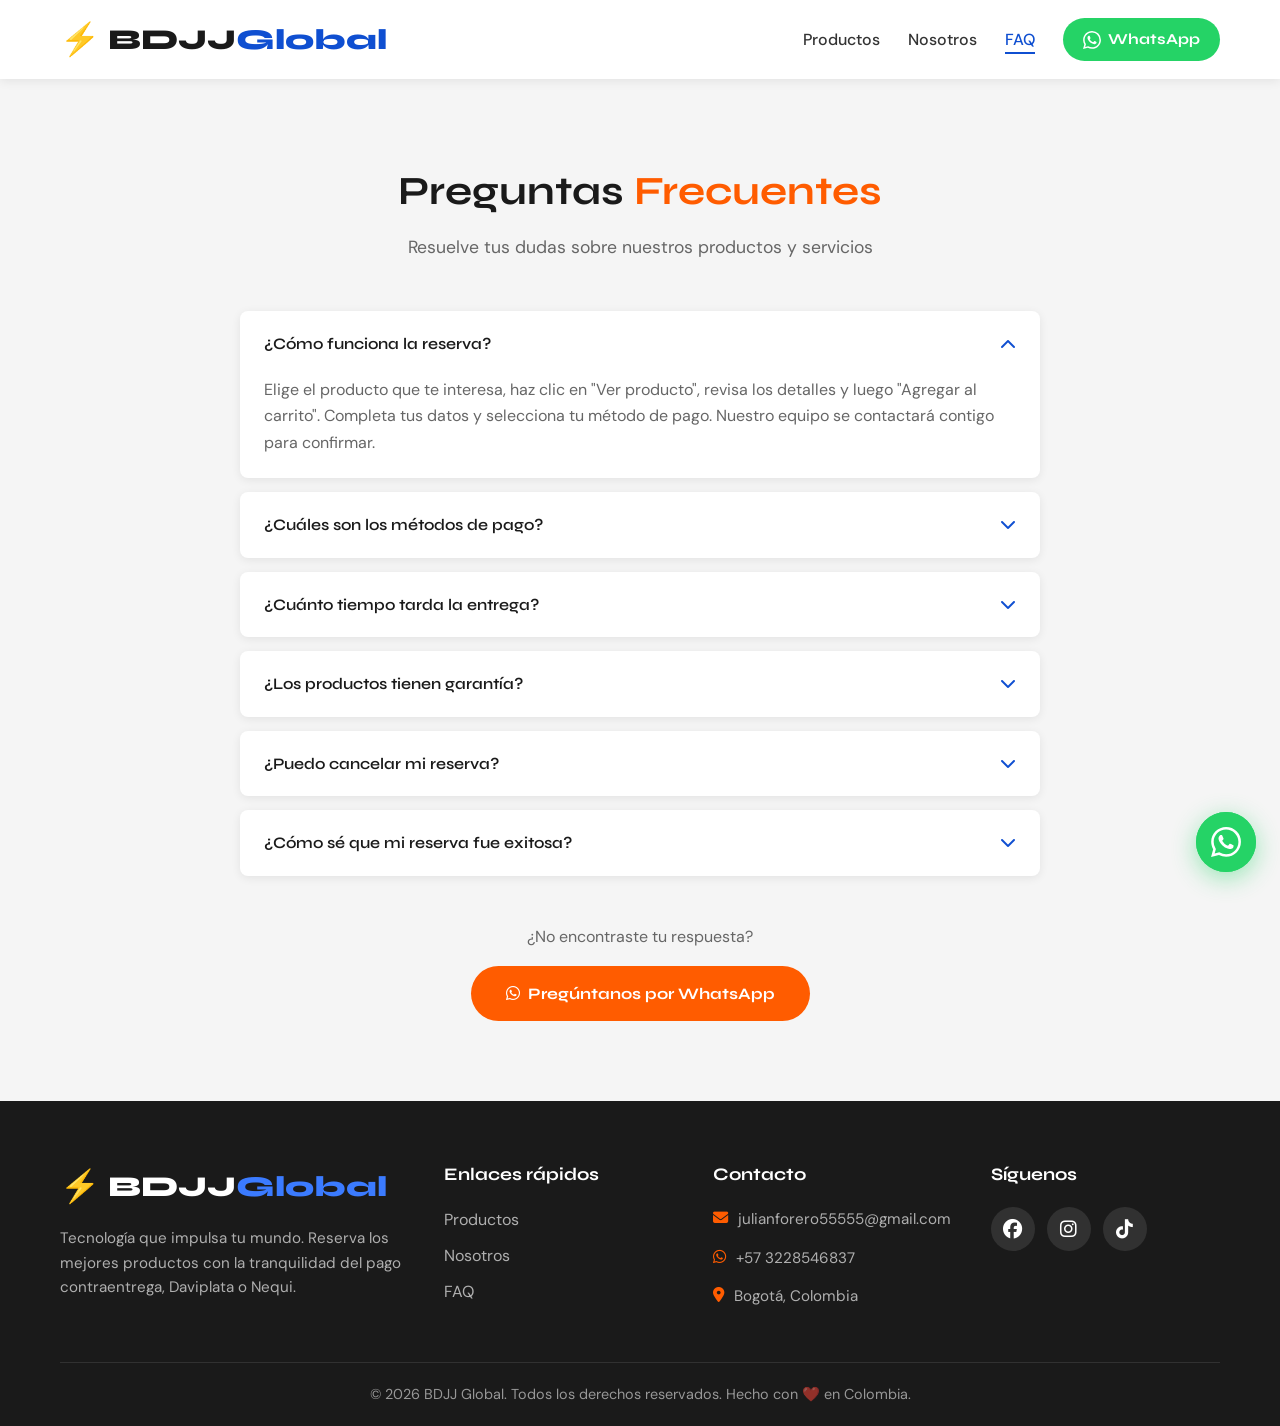
<file: faq.html>
<!DOCTYPE html>
<html lang="es">
<head>
    <meta charset="UTF-8">
    <meta name="viewport" content="width=device-width, initial-scale=1.0">
    <title>Preguntas Frecuentes – BDJJ Global</title>
    <link rel="preconnect" href="https://fonts.googleapis.com">
    <link rel="preconnect" href="https://fonts.gstatic.com" crossorigin>
    <link href="https://fonts.googleapis.com/css2?family=DM+Sans:opsz,wght@9..40,400;500;700&family=Syne:wght@400;500;600;700;800&display=swap" rel="stylesheet">
    <link rel="stylesheet" href="https://cdnjs.cloudflare.com/ajax/libs/font-awesome/6.4.0/css/all.min.css">
    <link rel="stylesheet" href="css/styles.css">
    <link rel="stylesheet" href="css/faq.css">
</head>
<body>

    <div id="navbar-root"></div>

    <section class="faq" id="faq" style="padding-top: 80px;">
        <div class="container">
            <div class="section-header">
                <h2 class="section-title">Preguntas <span class="text-highlight">Frecuentes</span></h2>
                <p class="section-subtitle">Resuelve tus dudas sobre nuestros productos y servicios</p>
            </div>
            <div class="faq-container" id="faqContainer"></div>
            <div style="text-align:center; margin-top: 48px;">
                <p style="color: var(--gris-medio); margin-bottom: 16px;">¿No encontraste tu respuesta?</p>
                <a href="#" class="btn-primary" id="whatsappFaqBtn" target="_blank" rel="noopener noreferrer">
                    <i class="fab fa-whatsapp"></i> Pregúntanos por WhatsApp
                </a>
            </div>
        </div>
    </section>

    <div id="footer-root"></div>
    <div id="whatsapp-root"></div>

    <script src="js/config.js"></script>
    <script src="js/utils.js"></script>
    <script src="js/faq.js"></script>
    <script src="js/app.js"></script>
</body>
</html>
</file>
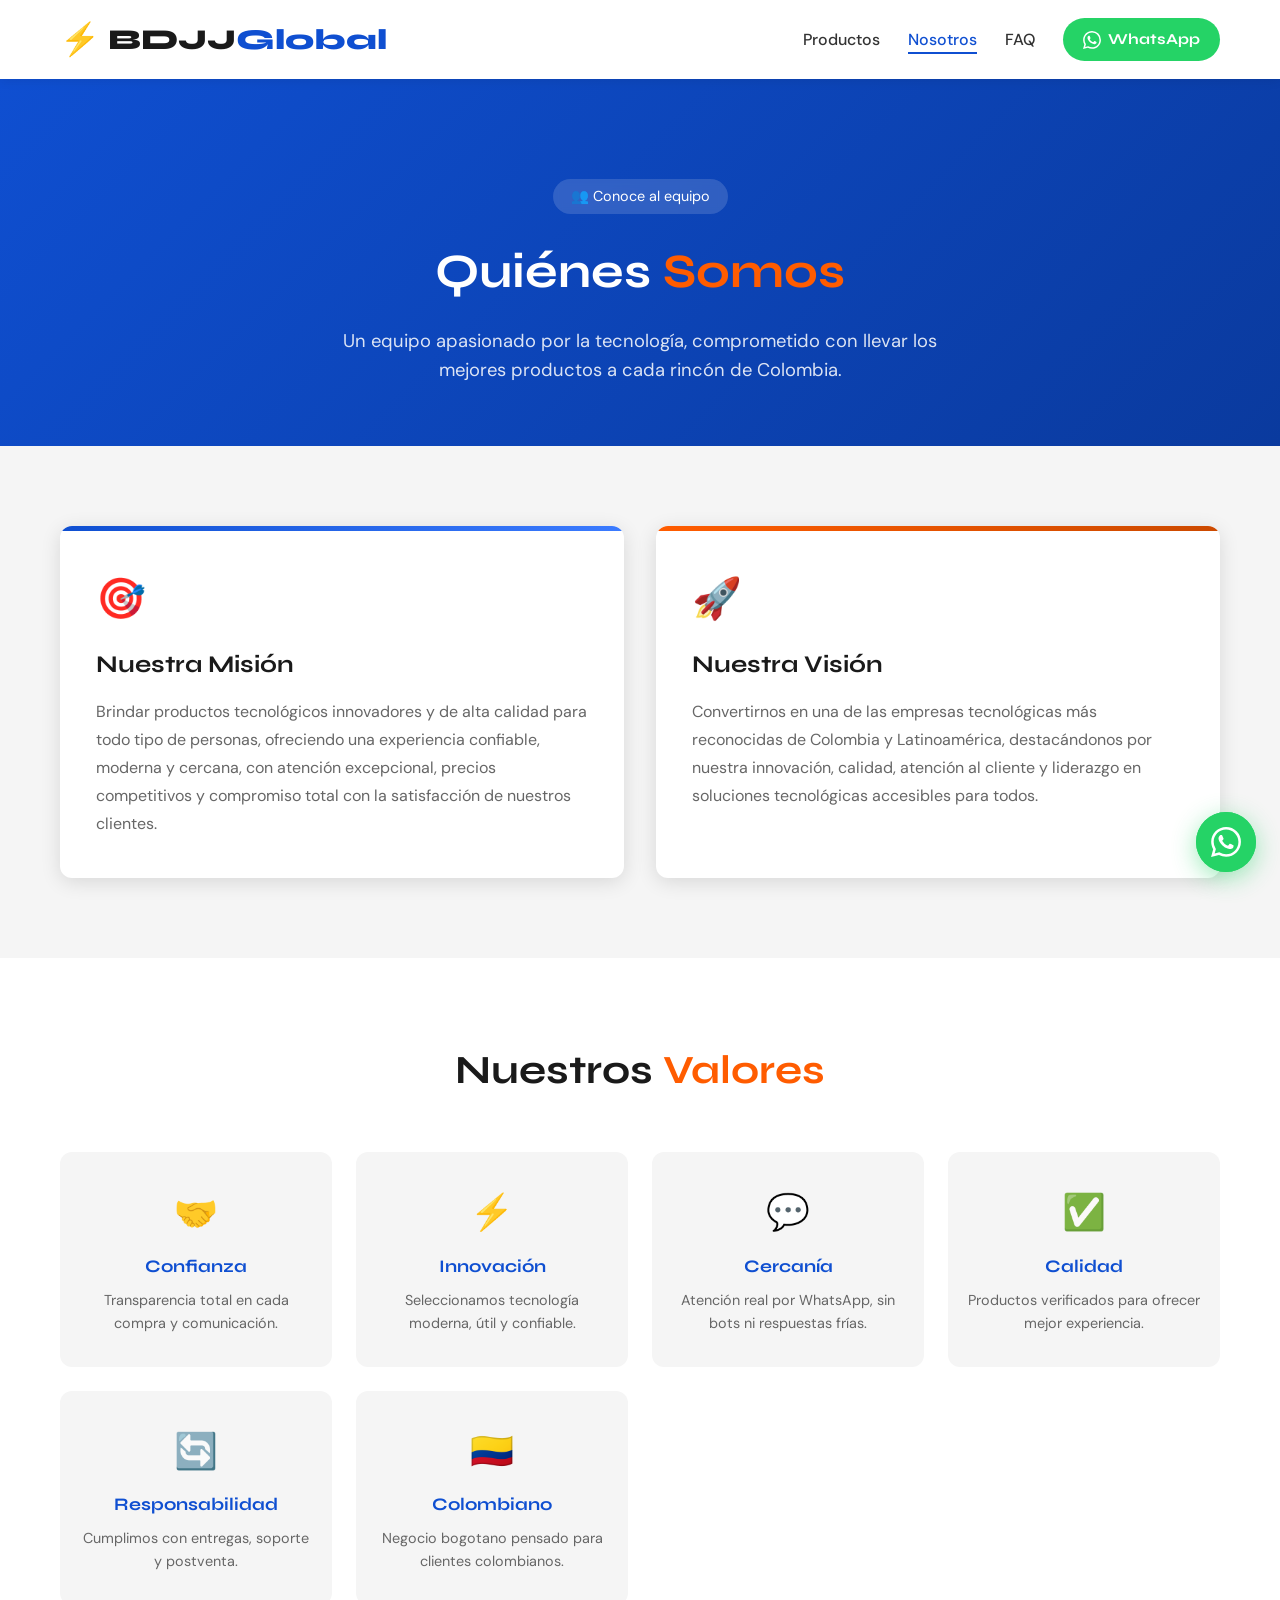
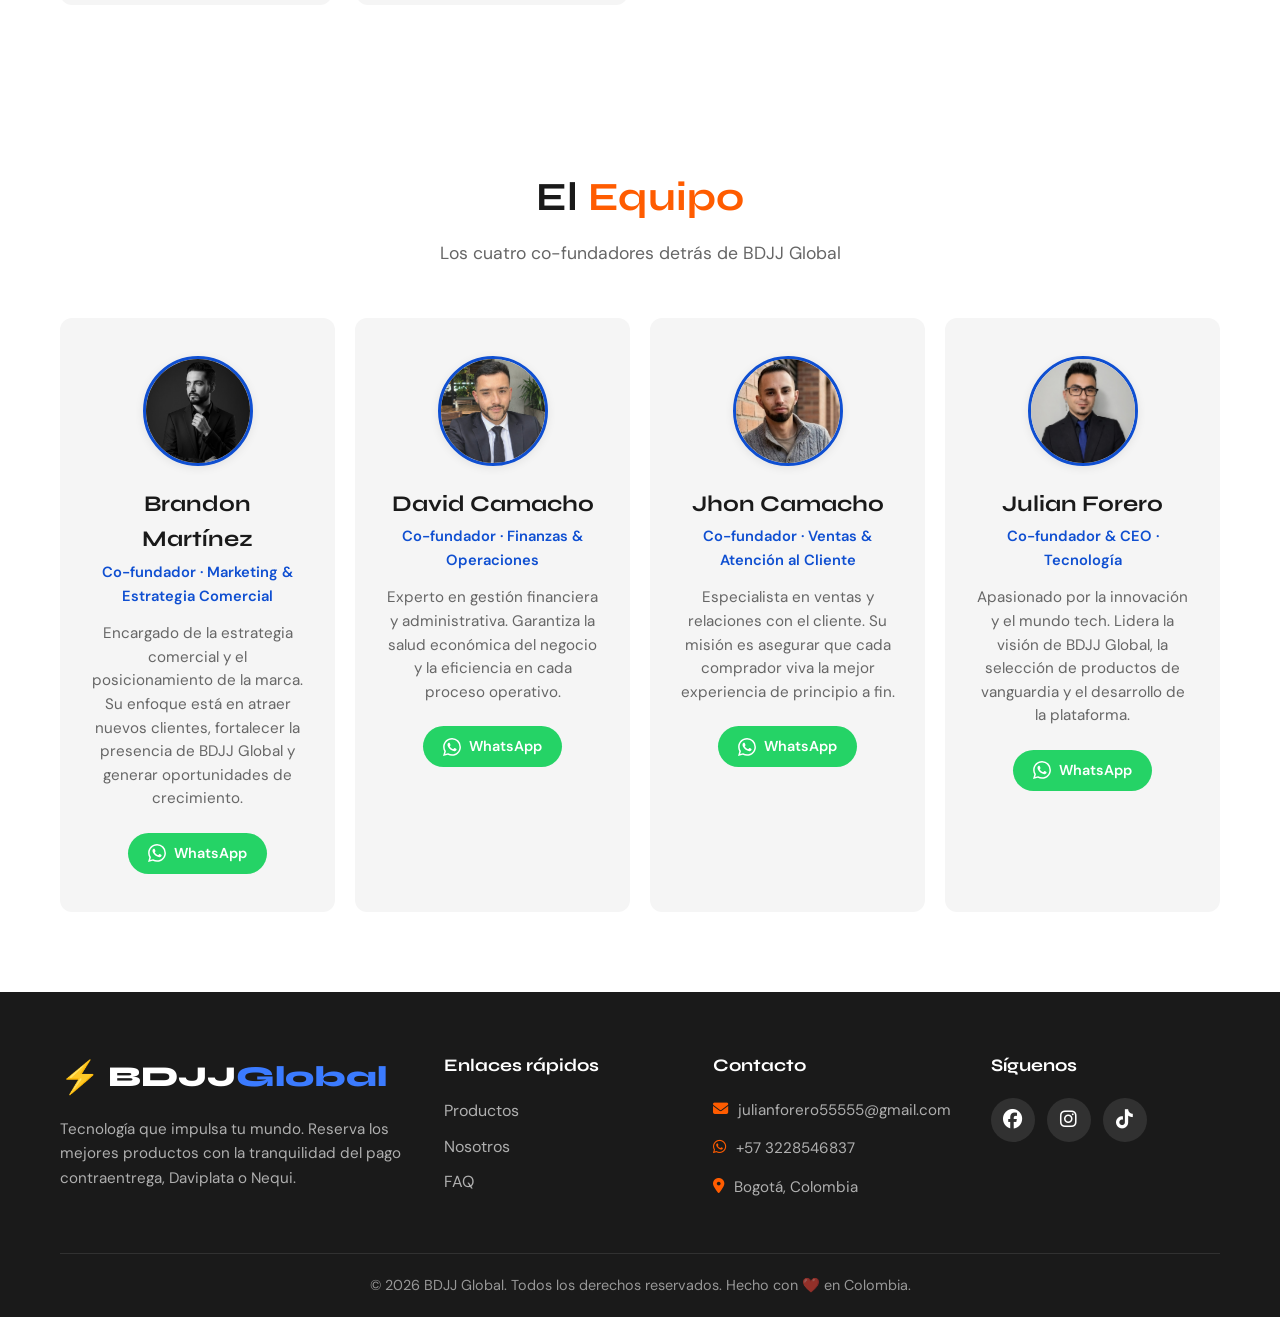
<file: nosotros.html>
<!DOCTYPE html>
<html lang="es">
<head>
    <meta charset="UTF-8">
    <meta name="viewport" content="width=device-width, initial-scale=1.0">
    <title>Nosotros – BDJJ Global</title>
    <link rel="preconnect" href="https://fonts.googleapis.com">
    <link rel="preconnect" href="https://fonts.gstatic.com" crossorigin>
    <link href="https://fonts.googleapis.com/css2?family=DM+Sans:opsz,wght@9..40,400;500;700&family=Syne:wght@400;500;600;700;800&display=swap" rel="stylesheet">
    <link rel="stylesheet" href="https://cdnjs.cloudflare.com/ajax/libs/font-awesome/6.4.0/css/all.min.css">
    <link rel="stylesheet" href="css/styles.css">
    <link rel="stylesheet" href="css/nosotros.css">
</head>
<body>

    <div id="navbar-root"></div>

    <section class="about-hero">
        <div class="container">
            <span class="hero-badge">👥 Conoce al equipo</span>
            <h1 class="about-hero__title">Quiénes <span class="text-highlight">Somos</span></h1>
            <p class="about-hero__subtitle">Un equipo apasionado por la tecnología, comprometido con llevar los mejores productos a cada rincón de Colombia.</p>
        </div>
    </section>

    <section class="mision-vision">
        <div class="container">
            <div class="mv-grid">
                <div class="mv-card mv-card--mision">
                    <div class="mv-card__icon">🎯</div>
                    <h2 class="mv-card__title">Nuestra Misión</h2>
                    <p class="mv-card__text">Brindar productos tecnológicos innovadores y de alta calidad para todo tipo de personas, ofreciendo una experiencia confiable, moderna y cercana, con atención excepcional, precios competitivos y compromiso total con la satisfacción de nuestros clientes.</p>
                </div>
                <div class="mv-card mv-card--vision">
                    <div class="mv-card__icon">🚀</div>
                    <h2 class="mv-card__title">Nuestra Visión</h2>
                    <p class="mv-card__text">Convertirnos en una de las empresas tecnológicas más reconocidas de Colombia y Latinoamérica, destacándonos por nuestra innovación, calidad, atención al cliente y liderazgo en soluciones tecnológicas accesibles para todos.</p>
                </div>
            </div>
        </div>
    </section>

    <section class="valores">
        <div class="container">
            <div class="section-header">
                <h2 class="section-title">Nuestros <span class="text-highlight">Valores</span></h2>
            </div>
            <div class="valores-grid">
                <div class="valor-item"><span class="valor-icon">🤝</span><h4>Confianza</h4><p>Transparencia total en cada compra y comunicación.</p></div>
                <div class="valor-item"><span class="valor-icon">⚡</span><h4>Innovación</h4><p>Seleccionamos tecnología moderna, útil y confiable.</p></div>
                <div class="valor-item"><span class="valor-icon">💬</span><h4>Cercanía</h4><p>Atención real por WhatsApp, sin bots ni respuestas frías.</p></div>
                <div class="valor-item"><span class="valor-icon">✅</span><h4>Calidad</h4><p>Productos verificados para ofrecer mejor experiencia.</p></div>
                <div class="valor-item"><span class="valor-icon">🔄</span><h4>Responsabilidad</h4><p>Cumplimos con entregas, soporte y postventa.</p></div>
                <div class="valor-item"><span class="valor-icon">🇨🇴</span><h4>Colombiano</h4><p>Negocio bogotano pensado para clientes colombianos.</p></div>
            </div>
        </div>
    </section>

    <section class="about" id="equipo">
        <div class="container">
            <div class="section-header">
                <h2 class="section-title">El <span class="text-highlight">Equipo</span></h2>
                <p class="section-subtitle">Los cuatro co-fundadores detrás de BDJJ Global</p>
            </div>
            <div class="team-grid" id="teamGrid"></div>
        </div>
    </section>

    <div id="footer-root"></div>
    <div id="whatsapp-root"></div>

    <script src="js/config.js"></script>
    <script src="js/utils.js"></script>
    <script src="js/app.js"></script>
</body>
</html>
</file>
<file: css/styles.css>
/* ============================================================
   CORE STYLES – Variables, reset, navbar, hero, footer,
   utilidades, whatsapp float y animaciones.
   ============================================================ */

:root {
    --azul-electrico:  #0F4FD1;
    --azul-claro:      #3B7BFF;
    --azul-oscuro:     #0A3A9E;
    --naranja:         #FF5C00;
    --naranja-oscuro:  #CC4A00;
    --blanco:          #FFFFFF;
    --negro:           #1A1A1A;
    --gris-oscuro:     #333333;
    --gris-medio:      #666666;
    --gris-claro:      #F5F5F5;
    --gris-borde:      #E0E0E0;
    --verde-exito:     #10B981;
    --rojo-error:      #EF4444;
    --wa-verde:        #25D366;
    --wa-verde-oscuro: #1DA851;

    --sombra-suave:  0 2px 10px rgba(0,0,0,.08);
    --sombra-media:  0 4px 20px rgba(0,0,0,.12);
    --sombra-fuerte: 0 8px 30px rgba(0,0,0,.18);

    --radio:    12px;
    --radio-sm: 8px;
    --transition: all 0.3s ease;

    --font-body:  'DM Sans', sans-serif;
    --font-title: 'Syne', sans-serif;
}

*, *::before, *::after { margin: 0; padding: 0; box-sizing: border-box; }

html { scroll-behavior: smooth; font-size: 16px; }

body {
    font-family: var(--font-body);
    color: var(--gris-oscuro);
    background: var(--blanco);
    line-height: 1.6;
    overflow-x: hidden;
}

h1, h2, h3, h4 { font-family: var(--font-title); font-weight: 700; color: var(--negro); }
img { max-width: 100%; height: auto; display: block; }

.container { max-width: 1200px; margin: 0 auto; padding: 0 20px; }

/* Utilidades */
.text-highlight { color: var(--naranja); }

.section-header { text-align: center; margin-bottom: 50px; }
.section-title  { font-size: 2.5rem; margin-bottom: 10px; }
.section-subtitle { color: var(--gris-medio); font-size: 1.1rem; }

/* Navbar */
.navbar {
    background: var(--blanco);
    padding: 14px 0;
    position: sticky;
    top: 0;
    z-index: 1000;
    box-shadow: var(--sombra-suave);
    transition: var(--transition);
}
.navbar.scrolled { box-shadow: var(--sombra-media); }

.nav-container { display: flex; justify-content: space-between; align-items: center; }

.logo {
    display: flex; align-items: center; gap: 8px;
    font-family: var(--font-title); font-size: 1.8rem; font-weight: 800;
    text-decoration: none; user-select: none;
}
.logo-icon      { font-size: 2rem; }
.logo-text      { color: var(--negro); }
.logo-highlight { color: var(--azul-electrico); }

.nav-links { display: flex; align-items: center; gap: 28px; list-style: none; }

.nav-link {
    text-decoration: none; color: var(--gris-oscuro); font-weight: 500;
    position: relative; transition: var(--transition);
}
.nav-link::after {
    content: ''; position: absolute; bottom: -4px; left: 0;
    width: 0; height: 2px; background: var(--azul-electrico); transition: var(--transition);
}
.nav-link:hover { color: var(--azul-electrico); }
.nav-link:hover::after { width: 100%; }
.nav-link.active { color: var(--azul-electrico); }
.nav-link.active::after { width: 100%; }

.btn-whatsapp-nav {
    display: flex; align-items: center; gap: 7px;
    padding: 9px 20px; background: var(--wa-verde); color: var(--blanco);
    border-radius: 50px; text-decoration: none;
    font-family: var(--font-title); font-weight: 700; font-size: .95rem;
    transition: var(--transition); white-space: nowrap;
}
.btn-whatsapp-nav:hover {
    background: var(--wa-verde-oscuro); transform: translateY(-2px);
    box-shadow: 0 6px 18px rgba(37,211,102,.35);
}

.hamburger {
    display: none; flex-direction: column; gap: 5px;
    cursor: pointer; background: none; border: none; padding: 4px;
}
.hamburger span {
    display: block; width: 25px; height: 3px;
    background: var(--gris-oscuro); border-radius: 3px; transition: var(--transition);
}
.hamburger.open span:nth-child(1) { transform: translateY(8px) rotate(45deg); }
.hamburger.open span:nth-child(2) { opacity: 0; transform: scaleX(0); }
.hamburger.open span:nth-child(3) { transform: translateY(-8px) rotate(-45deg); }

/* Hero */
.hero {
    position: relative; padding: 90px 0 130px; overflow: hidden;
    min-height: 540px; display: flex; align-items: center;
}
.hero-video {
    position: absolute; inset: 0; width: 100%; height: 100%;
    object-fit: cover; object-position: center; z-index: 0;
}
.hero-overlay {
    position: absolute; inset: 0;
    background: linear-gradient(135deg, rgba(10,30,90,.82) 0%, rgba(5,10,40,.70) 100%);
    z-index: 1;
}
.hero-content {
    position: relative; z-index: 2; display: flex;
    align-items: center; justify-content: space-between; gap: 60px;
    width: 100%; max-width: 1200px; margin: 0 auto; padding: 0 20px;
}
.hero-text { flex: 1; }
.hero-title { font-size: 3.4rem; color: var(--blanco); margin-bottom: 20px; line-height: 1.15; }
.hero-subtitle { font-size: 1.15rem; color: rgba(255,255,255,.88); margin-bottom: 32px; max-width: 500px; }

.hero-buttons { display: flex; gap: 15px; flex-wrap: wrap; margin-bottom: 28px; }

.btn-primary {
    background: var(--naranja); color: var(--blanco); padding: 15px 35px;
    border-radius: 50px; text-decoration: none; font-weight: 700;
    font-family: var(--font-title); transition: var(--transition);
    display: inline-flex; align-items: center; gap: 8px;
    border: none; cursor: pointer; font-size: 1rem;
}
.btn-primary:hover {
    background: var(--naranja-oscuro); transform: translateY(-3px);
    box-shadow: var(--sombra-fuerte);
}

.btn-secondary {
    background: transparent; color: var(--blanco); padding: 15px 35px;
    border-radius: 50px; text-decoration: none; font-weight: 700;
    font-family: var(--font-title); border: 2px solid rgba(255,255,255,.7);
    transition: var(--transition); display: inline-flex; align-items: center; gap: 8px;
}
.btn-secondary:hover {
    background: var(--wa-verde); border-color: var(--wa-verde);
    transform: translateY(-3px); box-shadow: 0 8px 24px rgba(37,211,102,.4);
}

.hero-image { flex: 1; display: flex; justify-content: center; align-items: center; }
.hero-ilustracion {
    width: 100%; max-width: 420px; border-radius: var(--radio);
    box-shadow: var(--sombra-fuerte); animation: floatHero 4s ease-in-out infinite;
}

.wave { position: absolute; bottom: -1px; left: 0; width: 100%; line-height: 0; z-index: 2; pointer-events: none; }

/* Trust badges */
.trust-badges { display: flex; align-items: center; gap: 24px; flex-wrap: wrap; }
.trust-badge {
    display: flex; align-items: center; gap: 7px; font-size: .9rem; font-weight: 600;
    color: rgba(255,255,255,.90); background: rgba(255,255,255,.12);
    padding: 7px 14px; border-radius: 50px; backdrop-filter: blur(6px);
    border: 1px solid rgba(255,255,255,.18); white-space: nowrap;
}

/* Footer */
.footer { background: var(--negro); color: var(--blanco); padding: 60px 0 20px; }
.footer-content { display: grid; grid-template-columns: 1.5fr 1fr 1fr 1fr; gap: 40px; margin-bottom: 40px; }
.footer-brand .logo-text { color: var(--blanco); }
.footer-brand .logo-highlight { color: var(--azul-claro); }
.footer-brand p { margin-top: 14px; color: rgba(255,255,255,.65); line-height: 1.6; font-size: .95rem; }
.footer-links h4, .footer-contact h4, .footer-social h4 { color: var(--blanco); margin-bottom: 18px; font-size: 1.1rem; }
.footer-links ul, .footer-contact ul { list-style: none; }
.footer-links ul li { margin-bottom: 10px; }
.footer-links ul li a { color: rgba(255,255,255,.65); text-decoration: none; transition: var(--transition); }
.footer-links ul li a:hover { color: var(--naranja); padding-left: 5px; }
.footer-contact ul li { display: flex; align-items: flex-start; gap: 10px; color: rgba(255,255,255,.65); margin-bottom: 14px; font-size: .95rem; }
.footer-contact ul li i { color: var(--naranja); margin-top: 3px; }
.social-icons { display: flex; gap: 12px; flex-wrap: wrap; }
.social-icon {
    width: 44px; height: 44px; background: rgba(255,255,255,.1); border-radius: 50%;
    display: flex; align-items: center; justify-content: center; color: var(--blanco);
    font-size: 1.2rem; transition: var(--transition); text-decoration: none;
}
.social-icon:hover { background: var(--naranja); transform: translateY(-3px); }
.footer-bottom { text-align: center; padding-top: 20px; border-top: 1px solid rgba(255,255,255,.1); color: rgba(255,255,255,.55); font-size: .9rem; }

/* WhatsApp float */
.whatsapp-float {
    position: fixed; bottom: 28px; right: 24px; z-index: 999;
    width: 60px; height: 60px; background: var(--wa-verde); border-radius: 50%;
    display: flex; align-items: center; justify-content: center;
    box-shadow: 0 6px 24px rgba(37,211,102,.45); transition: var(--transition); text-decoration: none;
}
.whatsapp-float:hover { transform: scale(1.12); box-shadow: 0 10px 32px rgba(37,211,102,.6); background: var(--wa-verde-oscuro); }
.whatsapp-float::before {
    content: ''; position: absolute; inset: 0; border-radius: 50%;
    background: var(--wa-verde); animation: pulse-wa 2.5s ease infinite; z-index: -1;
}
.whatsapp-float__tooltip {
    position: absolute; right: 72px; background: var(--negro); color: var(--blanco);
    padding: 6px 14px; border-radius: var(--radio-sm); font-size: .85rem; font-weight: 600;
    white-space: nowrap; opacity: 0; transform: translateX(8px); transition: var(--transition); pointer-events: none;
}
.whatsapp-float__tooltip::after {
    content: ''; position: absolute; top: 50%; right: -6px;
    transform: translateY(-50%); border: 6px solid transparent; border-left-color: var(--negro); border-right: none;
}
.whatsapp-float:hover .whatsapp-float__tooltip { opacity: 1; transform: translateX(0); }

/* Buscador navbar */
.nav-search { position: relative; flex: 0 1 320px; min-width: 0; }
.nav-search__inner {
    display: flex; align-items: center; background: var(--gris-claro);
    border: 1.5px solid var(--gris-borde); border-radius: 50px;
    padding: 0 16px; gap: 8px; transition: var(--transition);
}
.nav-search__inner:focus-within {
    border-color: var(--azul-electrico); background: var(--blanco);
    box-shadow: 0 0 0 3px rgba(15,79,209,.12);
}
.nav-search__icon { color: var(--gris-medio); font-size: 0.85rem; }
.nav-search__input {
    border: none; background: transparent; outline: none;
    font-family: var(--font-body); font-size: 0.9rem; color: var(--gris-oscuro);
    width: 100%; padding: 9px 0;
}
.nav-search__input::placeholder { color: var(--gris-medio); }
.nav-search__clear {
    background: none; border: none; cursor: pointer; color: var(--gris-medio);
    display: flex; align-items: center; padding: 0; font-size: 0.8rem; transition: var(--transition);
}
.nav-search__clear:hover { color: var(--rojo-error); }
.nav-search__results {
    position: absolute; top: calc(100% + 8px); left: 0; right: 0;
    background: var(--blanco); border: 1.5px solid var(--gris-borde);
    border-radius: var(--radio); box-shadow: var(--sombra-fuerte); z-index: 2000; overflow: hidden;
}
.nav-search__no-result { padding: 16px 20px; color: var(--gris-medio); font-size: 0.9rem; }
.nav-search__item {
    display: flex; align-items: center; gap: 12px; padding: 12px 16px;
    border-bottom: 1px solid var(--gris-borde); transition: var(--transition); cursor: default;
}
.nav-search__item:last-child { border-bottom: none; }
.nav-search__item:hover { background: var(--gris-claro); }
.nav-search__thumb { width: 42px; height: 42px; object-fit: cover; border-radius: var(--radio-sm); flex-shrink: 0; }
.nav-search__emoji { font-size: 1.8rem; flex-shrink: 0; }
.nav-search__item-info { flex: 1; min-width: 0; display: flex; flex-direction: column; gap: 2px; }
.nav-search__item-name { font-weight: 600; font-size: 0.9rem; color: var(--negro); white-space: nowrap; overflow: hidden; text-overflow: ellipsis; }
.nav-search__item-cat { font-size: 0.78rem; color: var(--gris-medio); }
.nav-search__item-btn {
    padding: 5px 14px; background: var(--azul-electrico); color: var(--blanco);
    border: none; border-radius: 50px; cursor: pointer; font-size: 0.8rem;
    font-family: var(--font-title); font-weight: 600; transition: var(--transition); flex-shrink: 0;
}
.nav-search__item-btn:hover { background: var(--azul-oscuro); }

/* Animaciones */
@keyframes slideUp { from { opacity: 0; transform: translateY(30px); } to { opacity: 1; transform: translateY(0); } }
@keyframes floatHero { 0%,100% { transform: translateY(0); } 50% { transform: translateY(-16px); } }
@keyframes pulse-wa { 0% { transform: scale(1); opacity: .65; } 70% { transform: scale(1.75); opacity: 0; } 100% { transform: scale(1.75); opacity: 0; } }
@keyframes spin { to { transform: rotate(360deg); } }

/* Media queries generales */
@media (max-width: 1024px) {
    .hero-content { flex-direction: column; text-align: center; }
    .hero-title { font-size: 2.6rem; }
    .hero-subtitle { max-width: 100%; margin: 0 auto 28px; }
    .hero-buttons { justify-content: center; }
    .trust-badges { justify-content: center; }
    .hero-image { display: none; }
}

@media (max-width: 768px) {
    .nav-links {
        position: fixed; top: 0; padding-top: 80px; left: 0; width: 100%;
        background: var(--blanco); flex-direction: column; align-items: stretch;
        padding: 24px 20px; gap: 16px; box-shadow: var(--sombra-media);
        transform: translateY(-110%); transition: var(--transition); z-index: 999;
    }
    .nav-links.active { transform: translateY(0); }
    .hamburger { display: flex; }
    .btn-whatsapp-nav { justify-content: center; padding: 13px 20px; }
    .navbar { padding: 10px 0; }
    .hero-title { font-size: 2rem; }
    .hero-subtitle { font-size: 1rem; }
    .trust-badges { flex-direction: column; align-items: center; gap: 10px; }
    .section-title { font-size: 2rem; }
    .footer-content { grid-template-columns: 1fr; gap: 28px; }
    .whatsapp-float { bottom: 20px; right: 16px; width: 54px; height: 54px; }
    .nav-search { display: none; }
}

@media (max-width: 480px) {
    .hero-title { font-size: 1.75rem; }
    .hero-buttons { flex-direction: column; }
    .btn-primary, .btn-secondary { justify-content: center; text-align: center; }
    .section-title { font-size: 1.75rem; }
    .logo { font-size: 1.5rem; }
    .logo-icon { font-size: 1.7rem; }
}
</file>
<file: css/faq.css>
/* ============================================================
   FAQ – Acordeón
   ============================================================ */

.faq { padding: 80px 0; background: var(--gris-claro); }
.faq-container { max-width: 800px; margin: 0 auto; }

.faq-item {
    background: var(--blanco); border-radius: var(--radio-sm);
    margin-bottom: 14px; overflow: hidden; box-shadow: var(--sombra-suave);
}
.faq-question {
    padding: 20px 24px; cursor: pointer;
    display: flex; justify-content: space-between; align-items: center;
    font-weight: 600; font-family: var(--font-title); color: var(--negro);
    transition: var(--transition); user-select: none;
}
.faq-question:hover { color: var(--azul-electrico); }
.faq-icon {
    transition: var(--transition); color: var(--azul-electrico);
    flex-shrink: 0; margin-left: 16px;
}
.faq-item.active .faq-icon { transform: rotate(180deg); }

.faq-answer {
    padding: 0 24px; max-height: 0; overflow: hidden;
    transition: max-height .35s ease, padding .35s ease;
    color: var(--gris-medio); line-height: 1.65;
}
.faq-item.active .faq-answer { padding: 0 24px 22px; max-height: 600px; }
</file>
<file: css/nosotros.css>
/* ============================================================
   NOSOTROS PAGE – Estilos específicos
   ============================================================ */

.about-hero {
    background: linear-gradient(135deg, var(--azul-electrico) 0%, var(--azul-oscuro) 100%);
    color: var(--blanco); text-align: center; padding: 100px 20px 60px;
}
.about-hero .hero-badge {
    display: inline-block; background: rgba(255,255,255,0.15); color: var(--blanco);
    padding: 6px 18px; border-radius: 50px; font-size: 0.9rem;
    margin-bottom: 20px; backdrop-filter: blur(4px);
}
.about-hero__title { font-size: 3rem; color: var(--blanco); margin-bottom: 16px; }
.about-hero__subtitle { font-size: 1.15rem; opacity: 0.85; max-width: 600px; margin: 0 auto; }

.mision-vision { padding: 80px 0; background: var(--gris-claro); }
.mv-grid { display: grid; grid-template-columns: 1fr 1fr; gap: 32px; }
@media (max-width: 768px) {
    .mv-grid { grid-template-columns: 1fr; }
    .about-hero__title { font-size: 2rem; }
}

.mv-card {
    background: var(--blanco); border-radius: var(--radio); padding: 40px 36px;
    box-shadow: var(--sombra-media); position: relative; overflow: hidden;
}
.mv-card::before {
    content: ''; position: absolute; top: 0; left: 0; width: 100%; height: 5px;
}
.mv-card--mision::before { background: linear-gradient(90deg, var(--azul-electrico), var(--azul-claro)); }
.mv-card--vision::before  { background: linear-gradient(90deg, var(--naranja), var(--naranja-oscuro)); }
.mv-card__icon { font-size: 2.5rem; margin-bottom: 16px; }
.mv-card__title { font-size: 1.5rem; margin-bottom: 14px; color: var(--negro); }
.mv-card__text { color: var(--gris-medio); line-height: 1.75; font-size: 1rem; }

.valores { padding: 80px 0; }
.valores-grid { display: grid; grid-template-columns: repeat(4, 1fr); gap: 24px; }
@media (max-width: 900px) { .valores-grid { grid-template-columns: repeat(2, 1fr); } }
@media (max-width: 480px) { .valores-grid { grid-template-columns: 1fr; } }

.valor-item {
    text-align: center; padding: 32px 20px; background: var(--gris-claro);
    border-radius: var(--radio); transition: var(--transition);
}
.valor-item:hover {
    transform: translateY(-4px); box-shadow: var(--sombra-media); background: var(--blanco);
}
.valor-icon { font-size: 2.2rem; display: block; margin-bottom: 12px; }
.valor-item h4 { font-size: 1.1rem; margin-bottom: 8px; color: var(--azul-electrico); }
.valor-item p { color: var(--gris-medio); font-size: 0.9rem; line-height: 1.6; }

.about { padding: 80px 0; background: var(--blanco); }
.team-grid { display: grid; grid-template-columns: repeat(4, 1fr); gap: 20px; }
@media (max-width: 768px) { .team-grid { grid-template-columns: repeat(2, 1fr); } }
@media (max-width: 480px) { .team-grid { grid-template-columns: 1fr; } }

.team-card {
    background: var(--gris-claro); padding: 36px 28px;
    border-radius: var(--radio); text-align: center;
    transition: var(--transition); border: 2px solid transparent;
}
.team-card:hover {
    border-color: var(--azul-electrico); transform: translateY(-5px); box-shadow: var(--sombra-media);
}
.team-avatar {
    width: 110px; height: 110px; border-radius: 50%; object-fit: cover; object-position: top center;
    margin: 0 auto 20px; border: 3px solid var(--azul-electrico); box-shadow: var(--sombra-suave);
}
.team-name { font-size: 1.4rem; margin-bottom: 4px; }
.team-role { color: var(--azul-electrico); font-weight: 600; font-size: .92rem; margin-bottom: 14px; }
.team-bio { color: var(--gris-medio); margin-bottom: 22px; line-height: 1.55; font-size: .95rem; }
.team-social { display: flex; justify-content: center; gap: 12px; }
.social-link-wa {
    display: inline-flex; align-items: center; gap: 8px;
    padding: 9px 20px; background: var(--wa-verde); color: var(--blanco);
    border-radius: 50px; text-decoration: none; font-weight: 600; font-size: .9rem;
    transition: var(--transition);
}
.social-link-wa:hover {
    background: var(--wa-verde-oscuro); transform: translateY(-2px);
    box-shadow: 0 6px 18px rgba(37,211,102,.4);
}
</file>
